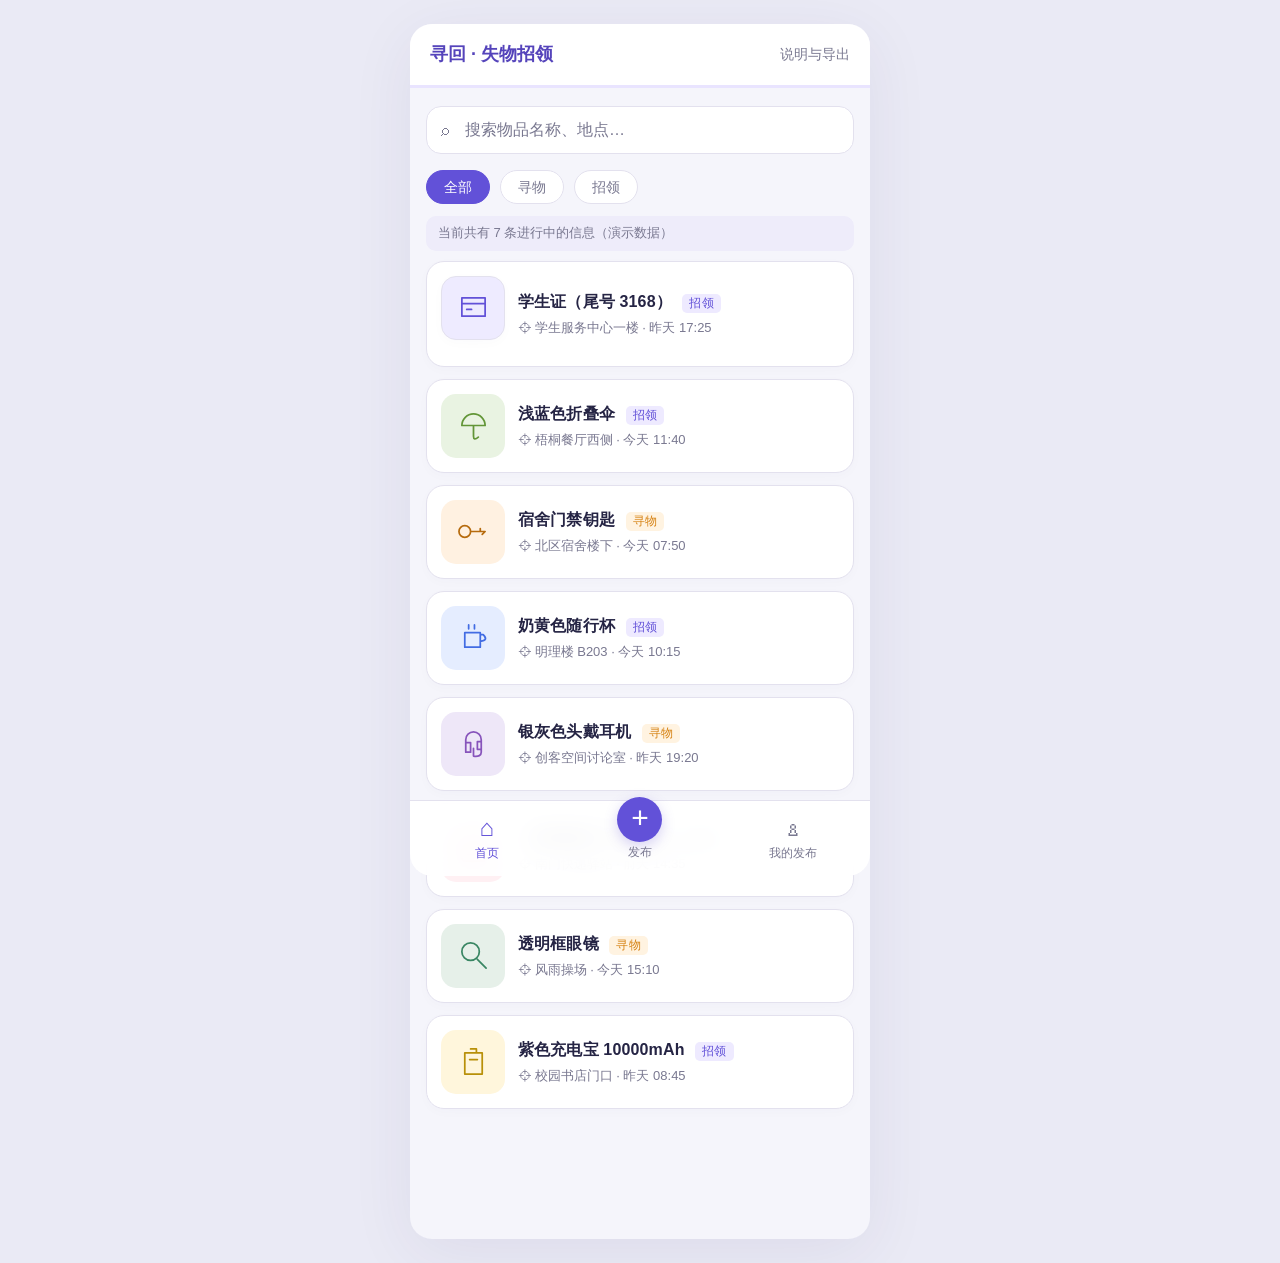
<file: prototype/寻回-交互原型.html>
<!doctype html><html lang="zh-CN"><head><meta charset="UTF-8"><meta name="viewport" content="width=device-width,initial-scale=1"><title>寻回 · 失物招领</title><meta name="description" content="寻回校园失物招领交互原型"><link rel="icon" href="data:image/svg+xml,%3Csvg xmlns='http://www.w3.org/2000/svg' viewBox='0 0 64 64'%3E%3Crect width='64' height='64' rx='16' fill='%230d9f94'/%3E%3Ctext x='12' y='46' font-size='40' fill='white'%3E寻%3C/text%3E%3C/svg%3E"><style>
:root{--teal:#6251d8;--ink:#252444;--muted:#797890;--line:#e3e1ee;--bg:#f5f5fb}*{box-sizing:border-box}body{margin:0;background:#eaeaf5;color:var(--ink);font:16px/1.6 -apple-system,BlinkMacSystemFont,"Segoe UI","Microsoft YaHei",sans-serif}button,input,textarea,select{font:inherit}button,a,input,textarea,select{-webkit-tap-highlight-color:transparent}button,a{cursor:pointer}a{color:inherit;text-decoration:none}button{border:0;background:none;color:inherit}button:focus-visible,a:focus-visible{outline:3px solid #aaa0f0;outline-offset:3px}.app{max-width:460px;margin:auto;background:var(--bg);min-height:100dvh;padding-bottom:100px}.header{height:64px;padding:0 20px;background:white;border-bottom:1px solid var(--line);display:flex;align-items:center;gap:16px;position:sticky;top:0;z-index:3}.header strong{font-size:18px;color:#5544bb}.header{border-bottom:3px solid #e9e4ff}.card{box-shadow:0 3px 12px #40367a05}.title{letter-spacing:.15px}.back{font-size:30px;line-height:1;padding:0 4px}.headlink{margin-left:auto;font-size:14px;color:var(--muted)}main{padding:18px 16px}.search{display:flex;align-items:center;gap:8px;background:white;border:1px solid var(--line);border-radius:15px;padding:10px 14px;width:100%;color:var(--muted)}.search input{padding:0;border:0;outline:0;background:transparent;width:100%;min-width:0}.search button{color:var(--teal);white-space:nowrap}.tabs{display:flex;gap:10px;margin:16px 0 12px}.chip{border:1px solid var(--line);border-radius:24px;background:white;padding:5px 17px;font-size:14px;color:var(--muted)}.chip.active{background:var(--teal);border-color:var(--teal);color:white}.hint{font-size:13px;color:var(--muted);padding:7px 12px;background:#eeecfa;border-radius:10px;margin-bottom:10px}.card{background:white;border:1px solid var(--line);border-radius:18px;margin-bottom:12px;padding:14px;display:flex;gap:13px;align-items:center;width:100%;text-align:left}.card:hover{border-color:#b7acee}.ico{width:64px;height:64px;background:#eeebff;color:#6251d8;border-radius:15px;display:grid;place-items:center;flex-shrink:0}.ico svg{width:31px;height:31px;fill:none;stroke:currentColor;stroke-width:1.8;stroke-linecap:round;stroke-linejoin:round}.ico.key{background:#fff1e1;color:#b66b0d}.ico.umbrella{background:#e9f3e2;color:#629537}.ico.cup{background:#e5edff;color:#426ce3}.ico.audio{background:#eee7f8;color:#8754bb}.ico.book{background:#fff0f3;color:#cf5372}.ico.glasses{background:#e6f0e9;color:#398663}.ico.battery{background:#fff6dc;color:#b89009}.title{font-weight:650}.badge{font-weight:500;font-size:12px;white-space:nowrap;display:inline-block;padding:0 7px;border-radius:5px;background:#eeeaff;color:#6251d8;margin-left:6px}.badge.lost{background:#fff3e1;color:#d68213}.badge.done{background:#e9eeef;color:#758491}.meta{font-size:13px;color:var(--muted);margin-top:3px}.nav{position:fixed;bottom:0;left:50%;transform:translateX(-50%);max-width:460px;width:100%;height:76px;background:#ffffffed;border-top:1px solid var(--line);display:flex;justify-content:space-around;align-items:center;z-index:5;backdrop-filter:blur(12px)}.nav a{text-align:center;display:grid;gap:1px;font-size:12px;color:var(--muted);min-width:65px}.nav .current{color:var(--teal)}.nav .symbol{font-size:24px;height:30px;line-height:30px}.nav .plus{background:var(--teal);color:white;border-radius:50%;width:45px;height:45px;line-height:42px;margin:-17px auto 0;box-shadow:0 4px 13px #6251d840;font-size:30px}.primary,.secondary{display:block;width:100%;padding:12px 18px;border-radius:13px;text-align:center;font-weight:650;background:var(--teal);color:white;border:1px solid var(--teal);margin-top:15px}.secondary{background:white;color:#6251d8}.types{display:grid;grid-template-columns:1fr 1fr;gap:12px;margin-bottom:18px}.type{border:2px solid var(--line);border-radius:16px;padding:14px 5px;background:white;text-align:center}.type.selected{border-color:var(--teal);background:#eeebff}.type span{display:block;color:var(--teal);font-size:26px}.type small{display:block;font-size:12px;color:var(--muted)}label{display:block;font-size:14px;color:var(--muted);margin:13px 0 5px}em{color:#ed6969;font-style:normal}input,textarea,select{width:100%;border:1px solid var(--line);border-radius:12px;background:white;padding:11px 12px;color:var(--ink)}textarea{resize:vertical;min-height:105px}input:focus,textarea:focus,select:focus{outline:2px solid #b6acf3}.categories{display:flex;flex-wrap:wrap;gap:8px}.categories label{margin:0}.categories input{position:absolute;opacity:0;width:1px}.categories span{display:block;border:1px solid var(--line);border-radius:24px;background:white;padding:5px 12px;font-size:14px}.categories input:checked+span{color:#5948c3;border-color:var(--teal);background:#eeebff}.panel{border:1px solid var(--line);border-radius:18px;background:white;margin-bottom:12px;overflow:hidden}.hero{text-align:center;padding:24px 16px}.hero .ico{width:96px;height:96px;margin:0 auto 12px;border-radius:25px}.hero .ico svg{width:45px;height:45px}h1{font-size:23px;margin:7px 0}h2{font-size:17px;margin:0 0 12px}.row{display:flex;padding:12px 14px;border-bottom:1px solid var(--line);font-size:14px}.row:last-child{border:0}.row>span:first-child{width:75px;color:var(--muted);flex-shrink:0}.paragraph{padding:17px;font-size:14px;line-height:1.9}.paragraph h2{font-size:14px;color:var(--muted)}.contact{background:#eeebff;border:1px solid #dcd5fb;border-radius:17px;padding:16px;color:#5948c3;font-size:14px}.contact strong{display:block;font-size:22px}.success{text-align:center;padding:60px 18px}.check{width:96px;height:96px;margin:8px auto 20px;border-radius:50%;display:grid;place-items:center;font-size:52px;background:var(--teal);color:white;box-shadow:0 12px 24px #6251d830}.success p{font-size:14px;color:var(--muted)}.mine{display:block}.mine .card{border:0;padding:0;margin:0}.actions{display:flex;gap:9px;margin-top:12px;padding-top:10px;border-top:1px solid var(--line)}.smallbtn{padding:4px 11px;border-radius:10px;border:1px solid var(--teal);color:var(--teal);font-size:13px}.danger{border-color:#ffc3c3;color:#e36161}.empty{text-align:center;padding:55px 10px;color:var(--muted)}dialog{border:1px solid var(--line);border-radius:20px;padding:25px;max-width:350px;width:90%;color:var(--ink)}dialog::backdrop{background:#25244450}.flow{display:flex;flex-direction:column;align-items:center;gap:6px;margin:15px 0}.flow span{border:1px solid #dcd5fb;border-radius:9px;padding:8px 15px;background:#f2efff;min-width:170px;text-align:center}.flow b{font-weight:400;color:var(--teal)}ul{padding-left:21px}#toast{position:fixed;bottom:92px;left:50%;transform:translateX(-50%);background:#36305b;color:white;padding:10px 18px;border-radius:12px;z-index:20;max-width:90%;font-size:14px} .overview .app{min-height:900px;width:390px;margin:0;border:1px solid var(--line);border-radius:18px;overflow:hidden;padding-bottom:20px}.overview{display:flex;gap:24px;align-items:flex-start;padding:24px;width:max-content}.overview .header{position:static}.overview .nav{display:none}@media(min-width:600px){body:not(.overview){padding:24px 0}.app{min-height:calc(100dvh - 48px);border-radius:22px;overflow:hidden;box-shadow:0 14px 65px #362d6912}.nav{bottom:24px;border-radius:0 0 22px 22px}}@media print{.nav,.headlink{display:none}}
</style></head><body><div class="app"><header class="header" id="header"></header><main id="main"></main><nav class="nav" id="nav"></nav></div><dialog id="dialog"></dialog><div id="toast" hidden></div><script>
const paths={card:'M4 6h24v19H4z M4 12h24 M9 18h5',umbrella:'M4 16a12 12 0 0 1 24 0H4 M16 16v11q0 5 5 1',key:'M13 16a6 6 0 1 1-12 0 6 6 0 0 1 12 0 M13 16h15l-3 3m-2-3v-3',cup:'M7 11h16v15H7z M23 13h3q6 6-3 7 M11 3v4m6-4v4',audio:'M8 21V12a8 8 0 0 1 16 0v13q0 5-8 4v-8 M8 15h5v10H8z M20 14h4v8h-4z',book:'M6 5h21v23H6q-4-4 0-7h21 M6 5q-3 0-3 4v16',glasses:'M13 21a9 9 0 1 1 0-18 9 9 0 0 1 0 18 M20 20l9 9',battery:'M7 7h18v22H7z M13 3h6v4 M12 14h8'};
const icon=x=>`<div class="ico ${x}"><svg viewBox="0 0 32 32" aria-hidden="true"><path d="${paths[x]||paths.card}"/></svg></div>`;
const esc=s=>String(s??'').replace(/[&<>"']/g,c=>({'&':'&amp;','<':'&lt;','>':'&gt;','"':'&quot;',"'":'&#39;'}[c]));
const initial=[{id:1,name:'学生证（尾号 3168）',type:'招领',cat:'证件',icon:'card',place:'学生服务中心一楼',time:'昨天 17:25',desc:'在自助打印机旁发现一本深蓝色学生证，尾号 3168。请失主说明姓名和学院，核对后领取。',mine:true},{id:2,name:'浅蓝色折叠伞',type:'招领',cat:'雨伞',icon:'umbrella',place:'梧桐餐厅西侧',time:'今天 11:40',desc:'浅蓝色三折伞，伞柄挂着一只白色小兔挂件，放在餐厅西侧长椅上。请失主说明伞套特征。'},{id:3,name:'宿舍门禁钥匙',type:'寻物',cat:'钥匙',icon:'key',place:'北区宿舍楼下',time:'今天 07:50',desc:'今天早上出门后发现钥匙不见了，有两把银色钥匙和一枚橙色门禁扣。可能遗落在北区宿舍楼下，请捡到的同学联系我。'},{id:4,name:'奶黄色随行杯',type:'招领',cat:'水杯',icon:'cup',place:'明理楼 B203',time:'今天 10:15',desc:'奶黄色带提手随行杯，杯身有一张小熊贴纸，在明理楼 B203 后排课桌上发现。'},{id:5,name:'银灰色头戴耳机',type:'寻物',cat:'耳机',icon:'audio',place:'创客空间讨论室',time:'昨天 19:20',desc:'银灰色头戴式无线耳机，耳罩外侧有一道小划痕，可能遗落在创客空间讨论室的沙发上。'},{id:6,name:'《高等数学》笔记本',type:'招领',cat:'书籍',icon:'book',place:'南门快递驿站',time:'前天 14:35',desc:'一本深绿色封面的高等数学笔记本，已与失主核实并归还。',done:true},{id:7,name:'透明框眼镜',type:'寻物',cat:'其他',icon:'glasses',place:'风雨操场',time:'今天 15:10',desc:'透明方框近视眼镜，配有灰色软布眼镜袋。跑步后发现遗失，可能在风雨操场休息区。'},{id:8,name:'紫色充电宝 10000mAh',type:'招领',cat:'其他',icon:'battery',place:'校园书店门口',time:'昨天 08:45',desc:'紫色 10000mAh 充电宝，自带白色充电线，在校园书店门口的台阶上捡到。'},{id:9,name:'奶黄色随行杯',type:'寻物',cat:'水杯',icon:'cup',place:'明理楼 B203',time:'上周四 16:20',desc:'已在教室讲台找到随行杯，谢谢帮忙留意的同学！',done:true,mine:true}];
let items;try{items=JSON.parse(localStorage.getItem('xunhui-demo-v2'))||initial; if(!localStorage.getItem('xunhui-demo-v2')){const old=JSON.parse(localStorage.getItem('shiguang-demo-v1')||'[]');items=[...old.filter(i=>i.id>9),...initial]}}catch{items=initial}let filter='全部',query='',lastId=1;const save=()=>{try{localStorage.setItem('xunhui-demo-v2',JSON.stringify(items))}catch{}};const badge=i=>`<span class="badge ${i.done?'done':i.type==='寻物'?'lost':''}">${i.done?(i.type==='招领'?'已归还':'已找到'):i.type}</span>`;const card=i=>`<a class="card" href="#detail/${i.id}">${icon(i.icon)}<div><div class="title">${esc(i.name)} ${badge(i)}</div><div class="meta">⌖ ${esc(i.place)} · ${esc(i.time)}</div></div></a>`;
function tabs(){return `<div class="tabs">${['全部','寻物','招领'].map(t=>`<button class="chip ${filter===t?'active':''}" onclick="filter='${t}';render()">${t}</button>`).join('')}</div>`}function list(search=false){const found=items.filter(i=>(search||i.id!==9)&&(filter==='全部'||i.type===filter)&&(!search||[i.name,i.place,i.cat].some(v=>v.includes(query))));return `${tabs()}<div class="hint">${search?`共 ${found.length} 条${query?'匹配':''}信息`:`当前共有 ${items.filter(i=>!i.done).length} 条进行中的信息（演示数据）`}</div>${found.map(card).join('')||'<div class="empty">没有找到相关物品<br><small>试试物品名称、类别或地点</small><button class="secondary" onclick="query=\'\';filter=\'全部\';render()">清空搜索条件</button></div>'}`}
function form(){return `<form id="publishForm"><div class="types"><label class="type selected" id="lostType"><span>♡</span><input type="radio" name="type" value="寻物" checked hidden onchange="setType(false)">我丢了东西<small>发布寻物信息</small></label><label class="type" id="foundType"><span>⊙</span><input type="radio" name="type" value="招领" hidden onchange="setType(true)">我捡到东西<small>发布招领信息</small></label></div><label for="name">物品名称 <em>*</em></label><input id="name" name="name" required maxlength="40" placeholder="如：学生证 / 浅蓝色折叠伞"><label>物品类别</label><div class="categories">${['证件','钥匙','水杯','雨伞','耳机','书籍','其他'].map((c,n)=>`<label><input type="radio" name="cat" value="${c}" ${!n?'checked':''}><span>${c}</span></label>`).join('')}</div><label for="place">地点 <em>*</em></label><input id="place" name="place" required maxlength="60" placeholder="如：梧桐餐厅西侧 / 明理楼"><label for="time">时间</label><input id="time" name="time" maxlength="40" placeholder="如：今天 14:20"><label for="desc">详细描述</label><textarea id="desc" name="desc" maxlength="500" placeholder="补充物品颜色、外观、丢失或拾取经过…"></textarea><label for="contact">联系方式 <em>*</em></label><input id="contact" name="contact" required maxlength="80" placeholder="手机号或微信号（请使用演示内容）"><p class="meta">这是交互原型，发布内容仅保存在当前浏览器。</p><button class="primary" type="submit">发布</button></form>`}
function detail(i){return `<section class="panel hero">${icon(i.icon)}<h1>${esc(i.name)}</h1>${badge(i)}<div class="meta">⌖ ${esc(i.place)} · ${esc(i.time)}</div></section><section class="panel">${[['类型',i.type],['地点',i.place],['时间',i.time],['发布者',i.mine?'我':'林同学']].map(([a,b])=>`<div class="row"><span>${a}</span><span>${esc(b)}</span></div>`).join('')}</section><section class="panel paragraph"><h2>物品描述</h2>${esc(i.desc||'暂无补充描述')}</section><div class="contact">联系方式（原型演示）<strong>${i.contact?'已填写联系方式':'示例微信：xunhui_demo'}</strong><small>联系时请核对物品特征，确认后再交接。</small></div><button class="primary" onclick="contact(${i.id})">联系发布者</button>`}
function mine(){return `<div class="hint">发布的信息可以在这里修改状态或删除。</div>${items.filter(i=>i.mine).map(i=>`<section class="panel paragraph mine">${card(i)}<div class="actions">${!i.done?`<button class="smallbtn" onclick="done(${i.id})">标记为${i.type==='招领'?'已归还':'已找到'}</button>`:''}<button class="smallbtn danger" onclick="removeItem(${i.id})">删除</button></div></section>`).join('')||'<div class="empty">你还没有发布信息<a class="primary" href="#publish">发布一条信息</a></div>'}`}
function about(){return `<section class="panel paragraph"><h2>主要用户与需求</h2><p><b>丢失物品的学生、教职工：</b>快速查找物品线索，发布寻物信息并联系拾得者。</p><p><b>拾到物品的师生：</b>方便地发布招领信息，核验失主并归还物品。</p><p><b>解决的问题：</b>校园群聊信息分散、容易被刷走、检索不便，以及物品找回后状态不及时更新。</p></section><section class="panel paragraph"><h2>主要功能</h2><ul><li>浏览失物和招领信息，按类型筛选</li><li>发布寻物信息、发布招领信息</li><li>按物品名称、类别或地点搜索</li><li>查看详情与联系方式</li><li>查看我的发布，修改状态或删除信息</li></ul></section><section class="panel paragraph"><h2>浏览与搜索流程</h2><div class="flow"><span>进入首页</span><b>↓</b><span>浏览或搜索信息</span><b>↓</b><span>查看物品详情</span><b>↓</b><span>联系发布者</span></div><h2>发布流程</h2><div class="flow"><span>进入发布页面</span><b>↓</b><span>选择寻物或招领</span><b>↓</b><span>填写物品信息</span><b>↓</b><span>点击发布 · 校验必填项</span><b>↓</b><span>发布成功</span><b>↓</b><span>我的发布 · 更新状态</span></div></section><section class="panel paragraph"><h2>原型说明与导出</h2><p>示例联系方式不拨号、不发送消息。新发布和状态修改保存在当前浏览器；不会通知其他用户。</p><p>下载 HTML 后，可使用墨刀支持的 HTML 转原型能力进行转换。转换后的交互效果需在墨刀中检查和补充。</p><button class="secondary" onclick="exportHTML()">下载六页面 HTML（墨刀转换用）</button><a class="secondary" href="index.html" download="寻回-交互原型.html">下载可交互 HTML</a></section>`}
function render(){let [page,id]=(location.hash.slice(1)||'home').split('/');let names={home:'寻回 · 失物招领',search:'搜索物品',publish:'发布信息',success:'发布结果',mine:'我的发布',detail:'信息详情',about:'原型说明'};if(!names[page])page='home';document.getElementById('header').innerHTML=`${page!=='home'&&page!=='success'?'<a class="back" href="#home" aria-label="返回首页">‹</a>':''}<strong>${names[page]}</strong>${page==='home'?'<a class="headlink" href="#about">说明与导出</a>':''}`;let html='';if(page==='home')html='<a class="search" href="#search">⌕　搜索物品名称、地点…</a>'+list();if(page==='search')html=`<form class="search" id="searchForm"><input aria-label="搜索物品名称或地点" id="q" value="${esc(query)}" placeholder="输入物品名称，如：学生证"><button>搜索</button></form>`+list(true);if(page==='publish')html=form();if(page==='detail'){let i=items.find(x=>x.id==id);html=i?detail(i):'<div class="empty">该信息已删除<a href="#home" class="secondary">返回首页</a></div>'}if(page==='mine')html=mine();if(page==='success')html=`<div class="success"><div class="check">✓</div><h1>发布成功</h1><p>你的${esc(items.find(i=>i.id===lastId)?.type||'寻物')}信息已发布，<br>可在首页查看，并在“我的发布”管理。</p><a class="primary" href="#home">返回首页</a><a class="secondary" href="#mine">查看我的发布</a><a class="secondary" href="#detail/${lastId}">查看刚发布的信息</a></div>`;if(page==='about')html=about();document.getElementById('main').innerHTML=html;document.getElementById('nav').innerHTML=`<a href="#home" class="${page==='home'?'current':''}"><span class="symbol">⌂</span>首页</a><a href="#publish" class="${page==='publish'?'current':''}"><span class="plus">+</span>发布</a><a href="#mine" class="${page==='mine'?'current':''}"><span class="symbol">♙</span>我的发布</a>`;document.getElementById('searchForm')?.addEventListener('submit',e=>{e.preventDefault();query=document.getElementById('q').value.trim();render()});document.getElementById('publishForm')?.addEventListener('submit',submit)}
function setType(found){document.getElementById('lostType').classList.toggle('selected',!found);document.getElementById('foundType').classList.toggle('selected',found)}function submit(e){e.preventDefault();let d=Object.fromEntries(new FormData(e.target));if(!d.name.trim()||!d.place.trim()||!d.contact.trim()){toast('请填写物品名称、地点和联系方式');return}lastId=Date.now();items.unshift({...d,name:d.name.trim(),place:d.place.trim(),id:lastId,mine:true,time:d.time.trim()||'刚刚',icon:({证件:'card',钥匙:'key',水杯:'cup',雨伞:'umbrella',耳机:'audio',书籍:'book'})[d.cat]||'battery'});save();filter='全部';location.hash='success'}function toast(t){let x=document.getElementById('toast');x.textContent=t;x.hidden=false;setTimeout(()=>x.hidden=true,2500)}function modal(html){let d=document.getElementById('dialog');d.innerHTML=html;d.showModal()}function contact(id){let i=items.find(x=>x.id===id);modal(`<h2>联系发布者</h2><p>${esc(i.contact||'演示微信号：xunhui_demo')}</p><p class="meta">这是原型演示，不会拨打电话或发送消息。请先描述物品特征，核实后再交接。</p><button class="primary" onclick="document.getElementById('dialog').close()">我知道了</button>`)}function done(id){items.find(i=>i.id===id).done=true;save();render();toast('状态已更新')}function removeItem(id){modal(`<h2>删除这条信息？</h2><p class="meta">删除后将不再显示在首页和我的发布中。</p><button class="primary" onclick="items=items.filter(i=>i.id!==${id});save();document.getElementById('dialog').close();render();toast('已删除')">确认删除</button><button class="secondary" onclick="document.getElementById('dialog').close()">取消</button>`)}
function exportHTML(){const sections=[['首页','<div class="search">⌕　搜索物品名称、地点…</div>'+list()],['搜索页面','<div class="search">学生证</div>'+tabs()+card(items.find(i=>i.id===1)||initial[0])],['信息详情',detail(items.find(i=>i.id===3)||initial[2])],['发布信息',form()],['发布成功','<div class="success"><div class="check">✓</div><h1>发布成功</h1><p>你的寻物信息已发布。</p><a class="primary">返回首页</a><a class="secondary">查看我的发布</a></div>'],['我的发布',mine()]];let html='<!doctype html><html lang="zh-CN"><meta charset="UTF-8"><title>寻回 · 六页面原型</title><style>'+document.querySelector('style').textContent+'</style><body class="overview">'+sections.map(([name,body])=>'<section class="app"><header class="header"><strong>'+name+'</strong></header><main>'+body+'</main></section>').join('')+'</body></html>';let a=document.createElement('a');a.href=URL.createObjectURL(new Blob([html],{type:'text/html;charset=utf-8'}));a.download='寻回-六页面-墨刀转换.html';a.click();setTimeout(()=>URL.revokeObjectURL(a.href),1000)}window.addEventListener('hashchange',()=>{render();window.scrollTo(0,0)});render();
</script></body></html>
</file>
